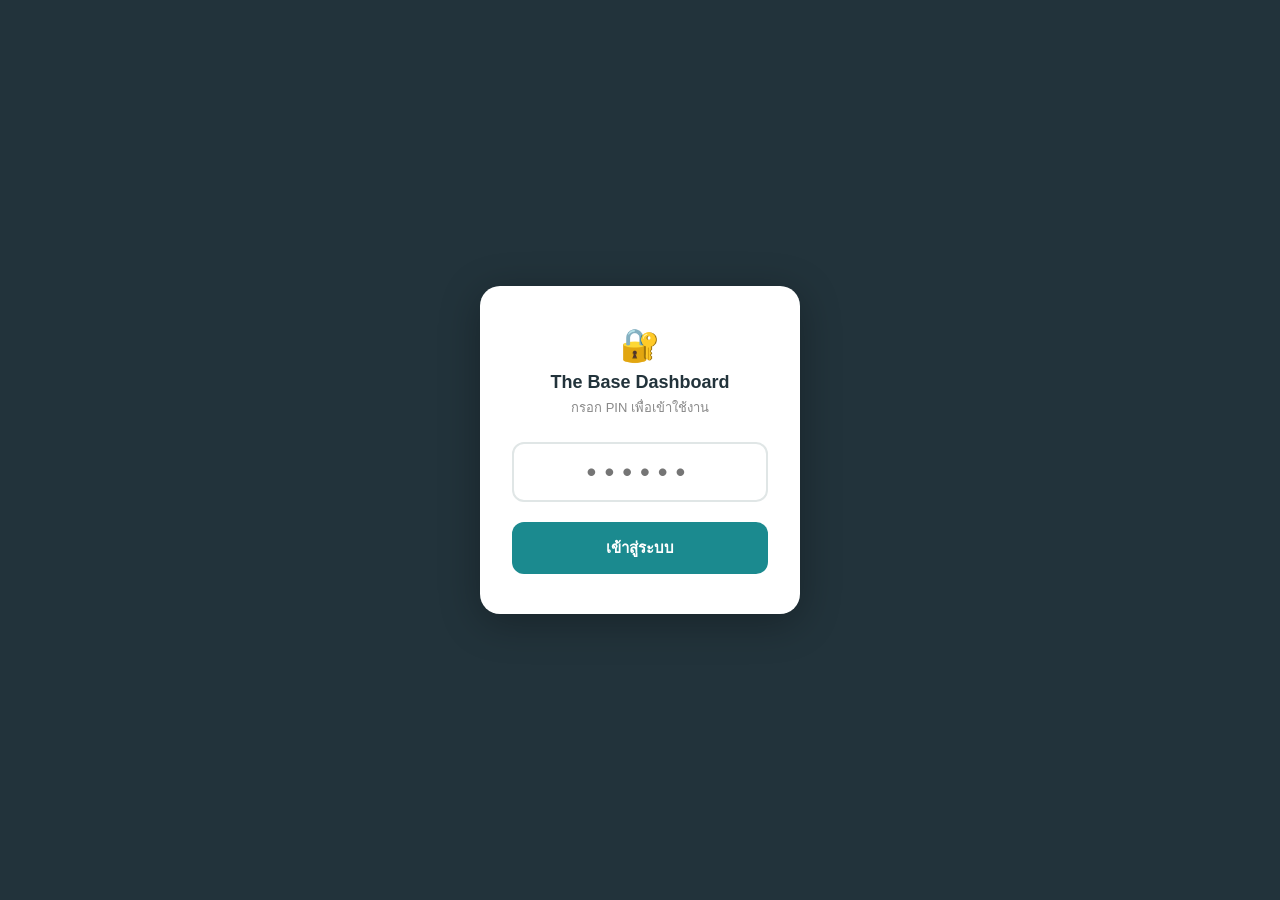
<file: dashboard.html>
<!DOCTYPE html>
<html lang="th">
<head>
<meta charset="UTF-8">
<meta name="viewport" content="width=device-width, initial-scale=1.0">
<title>Dashboard — The Base Hua Hin Apartment</title>
<link rel="icon" href="/favicon.png" type="image/png">
<script>
const API_BASE = "https://REPLACE-ME.workers.dev";

(function(){
  if (!sessionStorage.getItem("dash_token")) {
    document.addEventListener("DOMContentLoaded", function() {
      document.body.style.display = "none";
      var overlay = document.createElement("div");
      overlay.id = "pin-overlay";
      overlay.innerHTML = `
        <div style="position:fixed;inset:0;background:#22333B;display:flex;align-items:center;justify-content:center;z-index:9999;">
          <div style="background:#fff;border-radius:20px;padding:40px 32px;width:320px;text-align:center;box-shadow:0 8px 40px rgba(0,0,0,0.3);">
            <div style="font-size:32px;margin-bottom:8px;">🔐</div>
            <h2 style="font-size:18px;font-weight:800;color:#22333B;margin-bottom:4px;">The Base Dashboard</h2>
            <p style="font-size:13px;color:#888;margin-bottom:24px;">กรอก PIN เพื่อเข้าใช้งาน</p>
            <input id="pin-input" type="password" inputmode="numeric" maxlength="6"
              style="width:100%;text-align:center;font-size:28px;letter-spacing:8px;border:2px solid #e0e6e6;border-radius:12px;padding:12px;outline:none;color:#22333B;"
              placeholder="••••••">
            <p id="pin-error" style="color:#c0392b;font-size:13px;margin-top:12px;display:none;">PIN ไม่ถูกต้อง ลองใหม่อีกครั้ง</p>
            <button onclick="checkPin()" style="margin-top:20px;width:100%;background:#1b8a8f;color:#fff;border:none;border-radius:12px;padding:14px;font-size:15px;font-weight:700;cursor:pointer;">เข้าสู่ระบบ</button>
          </div>
        </div>`;
      document.body.appendChild(overlay);
      document.body.style.display = "";
      setTimeout(() => document.getElementById("pin-input").focus(), 100);
      document.getElementById("pin-input").addEventListener("keydown", function(e) {
        if (e.key === "Enter") checkPin();
      });
    });
  }
  window.checkPin = async function() {
    var input = document.getElementById("pin-input");
    var errorEl = document.getElementById("pin-error");
    errorEl.style.display = "none";
    try {
      const res = await fetch(API_BASE + "/api/admin/login", {
        method: "POST",
        headers: { "Content-Type": "application/json" },
        body: JSON.stringify({ pin: input.value }),
      });
      const data = await res.json();
      if (data.success && data.token) {
        sessionStorage.setItem("dash_token", data.token);
        document.getElementById("pin-overlay").remove();
        init();
      } else {
        errorEl.style.display = "";
        input.value = ""; input.focus();
      }
    } catch (e) {
      errorEl.textContent = "เชื่อมต่อไม่สำเร็จ ลองใหม่อีกครั้ง";
      errorEl.style.display = "";
    }
  };
})();
</script>
<style>
  :root {
    --ink: #22333B;
    --ink-2: #3d4f57;
    --teal: #1b8a8f;
    --coral: #e8836f;
    --cream: #F4FBFB;
    --cream-2: #E6F2F2;
  }
  * { box-sizing: border-box; margin: 0; padding: 0; }
  body { font-family: 'Helvetica Neue', Arial, sans-serif; background: var(--cream); color: var(--ink); min-height: 100vh; }

  header {
    background: var(--ink);
    color: #fff;
    padding: 16px 28px;
    display: flex;
    align-items: center;
    gap: 12px;
    position: sticky;
    top: 0;
    z-index: 10;
  }
  header h1 { font-size: 17px; font-weight: 800; }
  .header-right { margin-left: auto; display: flex; align-items: center; gap: 14px; }
  #lastUpdated { font-size: 12px; opacity: 0.5; }
  .refresh-btn {
    background: rgba(255,255,255,0.12);
    border: none;
    color: #fff;
    border-radius: 8px;
    padding: 6px 14px;
    font-size: 12px;
    font-weight: 700;
    cursor: pointer;
    transition: background .15s;
  }
  .refresh-btn:hover { background: rgba(255,255,255,0.22); }

  .container { max-width: 1100px; margin: 0 auto; padding: 28px 20px 60px; }

  .search-bar { margin-bottom: 20px; }
  .search-bar input {
    width: 100%; padding: 13px 18px; border-radius: 14px;
    border: 1.5px solid var(--cream-2); font-family: inherit;
    font-size: 14px; color: var(--ink); background: #fff;
    box-shadow: 0 2px 12px rgba(34,51,59,0.07); outline: none; transition: border-color .2s;
  }
  .search-bar input:focus { border-color: var(--teal); }

  .compare-row {
    display: grid; grid-template-columns: 1fr auto; gap: 12px; align-items: center;
    padding: 12px 0; border-bottom: 1px solid var(--cream-2);
  }
  .compare-row:last-child { border-bottom: none; }
  .compare-label { font-size: 13px; font-weight: 700; color: var(--ink); }
  .compare-values { font-size: 12px; color: var(--ink-2); opacity: .6; margin-top: 2px; }
  .compare-delta { font-weight: 800; padding: 5px 12px; border-radius: 999px; font-size: 12px; white-space: nowrap; }
  .compare-delta.up { background: #d4edda; color: #155724; }
  .compare-delta.down { background: #f8d7da; color: #842029; }
  .compare-delta.flat { background: var(--cream-2); color: var(--ink); }

  .stats {
    display: grid;
    grid-template-columns: repeat(auto-fit, minmax(200px, 1fr));
    gap: 16px;
    margin-bottom: 24px;
  }
  .stat-card {
    background: #fff;
    border-radius: 16px;
    padding: 22px 24px;
    box-shadow: 0 2px 12px rgba(34,51,59,0.07);
    cursor: pointer; transition: box-shadow .15s, transform .15s;
  }
  .stat-card:hover { box-shadow: 0 4px 20px rgba(34,51,59,0.14); transform: translateY(-2px); }
  .stat-label {
    font-size: 11px;
    font-weight: 700;
    text-transform: uppercase;
    letter-spacing: 0.08em;
    color: var(--ink-2);
    opacity: 0.6;
    margin-bottom: 8px;
  }
  .stat-value {
    font-size: 32px;
    font-weight: 900;
    color: var(--ink);
    line-height: 1;
  }
  .stat-unit { font-size: 13px; font-weight: 400; opacity: 0.45; margin-top: 4px; }
  .stat-card.highlight { background: var(--ink); }
  .stat-card.highlight .stat-label { color: #fff; }
  .stat-card.highlight .stat-value { color: #fff; }
  .stat-card.highlight .stat-unit { color: rgba(255,255,255,0.5); }

  .card {
    background: #fff;
    border-radius: 16px;
    padding: 22px 24px;
    box-shadow: 0 2px 12px rgba(34,51,59,0.07);
  }
  .card h3 {
    font-size: 14px;
    font-weight: 700;
    margin-bottom: 18px;
    color: var(--ink);
  }

  .section-header {
    display: flex;
    align-items: center;
    justify-content: space-between;
    margin-bottom: 18px;
  }
  .section-header h3 { font-size: 14px; font-weight: 700; }
  .count-badge {
    background: var(--teal);
    color: #fff;
    border-radius: 999px;
    padding: 2px 12px;
    font-size: 12px;
    font-weight: 700;
  }

  .res-row {
    border-bottom: 1px solid var(--cream-2);
    padding: 14px 0;
    display: grid;
    grid-template-columns: 1fr auto;
    gap: 8px 16px;
    align-items: start;
  }
  .res-row:last-child { border-bottom: none; }
  .res-name { font-weight: 700; font-size: 14px; }
  .res-meta { font-size: 12px; color: var(--ink-2); opacity: 0.65; margin-top: 3px; }
  .res-room { font-size: 13px; color: var(--ink); margin-top: 5px; }
  .res-note { font-size: 12px; color: #888; margin-top: 3px; }
  .res-date {
    font-size: 15px;
    font-weight: 800;
    color: var(--ink);
    white-space: nowrap;
    text-align: right;
  }

  .status-badge {
    display: inline-block;
    margin-top: 8px;
    padding: 4px 12px;
    border-radius: 999px;
    font-size: 12px;
    font-weight: 700;
    cursor: pointer;
    border: none;
    transition: opacity .15s, transform .1s;
    user-select: none;
  }
  .status-badge:hover { opacity: 0.75; transform: scale(1.04); }
  .status-badge:active { transform: scale(0.97); }
  .status-ใหม่       { background: #fff3cd; color: #856404; }
  .status-ติดต่อแล้ว   { background: #cce5ff; color: #004085; }
  .status-ยืนยันจอง    { background: #d4edda; color: #155724; }
  .status-ยกเลิก      { background: #f8d7da; color: #842029; }
  .res-row.cancelled .res-name,
  .res-row.cancelled .res-room { opacity: 0.4; }

  .empty {
    text-align: center;
    color: var(--ink-2);
    opacity: 0.4;
    padding: 32px 0;
    font-size: 14px;
  }

  .loading-state {
    text-align: center;
    padding: 80px 0;
    color: var(--ink-2);
    opacity: 0.4;
    font-size: 15px;
  }
  .error-state {
    background: #fff0f0;
    border-radius: 16px;
    padding: 28px;
    text-align: center;
    color: #c0392b;
    font-size: 14px;
    margin-top: 20px;
  }

  .modal-overlay {
    display: none;
    position: fixed; inset: 0;
    background: rgba(34,51,59,0.45);
    z-index: 100;
    align-items: center;
    justify-content: center;
    padding: 20px;
  }
  .modal-overlay.open { display: flex; }
  .modal {
    background: #fff;
    border-radius: 20px;
    padding: 28px;
    width: 100%;
    max-width: 640px;
    max-height: 80vh;
    overflow-y: auto;
    box-shadow: 0 8px 40px rgba(34,51,59,0.18);
    position: relative;
  }
  .modal h3 { font-size: 16px; font-weight: 800; margin-bottom: 18px; }
  .modal-close {
    position: absolute;
    top: 18px; right: 20px;
    background: var(--cream-2);
    border: none;
    border-radius: 50%;
    width: 32px; height: 32px;
    font-size: 16px;
    cursor: pointer;
    display: flex; align-items: center; justify-content: center;
    font-weight: 700;
  }

  @media (max-width: 680px) {
    .stats { grid-template-columns: repeat(2, 1fr); }
  }
  @media (max-width: 400px) {
    .stats { grid-template-columns: 1fr; }
  }
</style>
</head>
<body>

<header>
  <h1>🏠 The Base Hua Hin — คำขอจอง</h1>
  <div class="header-right">
    <span id="lastUpdated">กำลังโหลด...</span>
    <button class="refresh-btn" onclick="init()">🔄 รีเฟรช</button>
  </div>
</header>

<div class="modal-overlay" id="modalOverlay" onclick="closeModal(event)">
  <div class="modal" id="modal">
    <button class="modal-close" onclick="closeModal()">✕</button>
    <h3 id="modalTitle"></h3>
    <div id="modalBody"></div>
  </div>
</div>

<div class="container">
  <div class="search-bar">
    <input type="text" id="searchInput" oninput="onSearchInput(this.value)" placeholder="ค้นหาชื่อลูกค้า หรือเบอร์โทร...">
  </div>
  <div id="content"><div class="loading-state">กำลังโหลดข้อมูล...</div></div>
</div>

<script>
let allReservations = [];

let searchQuery = "";
function onSearchInput(val) {
  searchQuery = val.trim().toLowerCase();
  render(allReservations);
}
function matchesSearch(r) {
  if (!searchQuery) return true;
  return (r.name || "").toLowerCase().includes(searchQuery) || (r.phone || "").toString().includes(searchQuery);
}

const STATUS_CYCLE = ["ใหม่", "ติดต่อแล้ว", "ยืนยันจอง", "ยกเลิก"];

function floorOf(roomid) {
  const id = String(roomid || "").toLowerCase();
  if (id.includes("567")) return "5-7";
  if (id.includes("234")) return "2-4";
  return "-";
}

function parseTimestamp(str) {
  if (!str || str === "-") return null;
  const d = new Date(str);
  if (!isNaN(d)) {
    if (d.getFullYear() > 2500) {
      return new Date(d.getFullYear() - 543, d.getMonth(), d.getDate(), d.getHours(), d.getMinutes(), d.getSeconds());
    }
    return d;
  }
  const m = String(str).match(/^(\d{1,2})\/(\d{1,2})\/(\d{4})[,\s]+(\d{1,2}):(\d{2})(?::(\d{2}))?/);
  if (m) {
    const year = parseInt(m[3]) > 2500 ? parseInt(m[3]) - 543 : parseInt(m[3]);
    return new Date(year, parseInt(m[2]) - 1, parseInt(m[1]), parseInt(m[4]), parseInt(m[5]), parseInt(m[6] || 0));
  }
  return null;
}

function todayISO() {
  return new Date().toISOString().slice(0, 10);
}

function isThisMonth(r) {
  const ts = parseTimestamp(r.timestamp);
  if (!ts) return false;
  const now = new Date();
  return ts.getFullYear() === now.getFullYear() && ts.getMonth() === now.getMonth();
}

function isUpcomingMoveIn(r) {
  if (!r.moveindate || r.status === "ยกเลิก") return false;
  const today = todayISO();
  const in30 = new Date(); in30.setDate(in30.getDate() + 30);
  const in30ISO = in30.toISOString().slice(0, 10);
  const d = String(r.moveindate).slice(0, 10);
  return d >= today && d <= in30ISO;
}

function sumInRange(reservations, fromMs, toMs) {
  return reservations.reduce((acc, r) => {
    const ts = parseTimestamp(r.timestamp);
    if (!ts) return acc;
    const t = ts.getTime();
    if (t >= fromMs && t < toMs) acc.count++;
    return acc;
  }, { count: 0 });
}

function renderComparisonHTML(reservations) {
  const now = Date.now();
  const DAY = 86400000;
  const startOfToday = new Date(); startOfToday.setHours(0, 0, 0, 0);
  const todayMs = startOfToday.getTime();

  const periods = [
    { label: "วันนี้ vs เมื่อวาน (ถึงตอนนี้)", cur: sumInRange(reservations, todayMs, now), prev: sumInRange(reservations, todayMs - DAY, todayMs) },
    { label: "7 วันล่าสุด vs 7 วันก่อนหน้า", cur: sumInRange(reservations, now - 7 * DAY, now), prev: sumInRange(reservations, now - 14 * DAY, now - 7 * DAY) },
    { label: "30 วันล่าสุด vs 30 วันก่อนหน้า", cur: sumInRange(reservations, now - 30 * DAY, now), prev: sumInRange(reservations, now - 60 * DAY, now - 30 * DAY) },
  ];

  return periods.map(p => {
    let pct, cls;
    if (p.prev.count > 0) {
      pct = (p.cur.count - p.prev.count) / p.prev.count * 100;
      cls = pct > 0.5 ? "up" : pct < -0.5 ? "down" : "flat";
    } else {
      pct = p.cur.count > 0 ? 100 : 0;
      cls = p.cur.count > 0 ? "up" : "flat";
    }
    const arrow = cls === "up" ? "↑" : cls === "down" ? "↓" : "→";
    return `
    <div class="compare-row">
      <div>
        <div class="compare-label">${p.label}</div>
        <div class="compare-values">${p.cur.count} คำขอ เทียบกับ ${p.prev.count} คำขอ</div>
      </div>
      <div class="compare-delta ${cls}">${arrow} ${Math.abs(pct).toFixed(0)}%</div>
    </div>`;
  }).join("");
}

function resRowHTML(r) {
  const status = r.status || "ใหม่";
  const row = String(r.row || "");
  return `
    <div class="res-row${status === 'ยกเลิก' ? ' cancelled' : ''}">
      <div>
        <div class="res-name">${r.name || "-"}</div>
        <div class="res-meta">📞 ${r.phone || "-"}${r.email ? " &nbsp;·&nbsp; ✉️ " + r.email : ""}</div>
        <div class="res-room">🛏 ${r.roomname || r.roomid || "-"} &nbsp;·&nbsp; ⏱ ${r.duration === "12+" ? "มากกว่า 12 เดือน" : (r.duration || "-") + " เดือน"}</div>
        ${r.note ? `<div class="res-note">📝 ${r.note}</div>` : ""}
        <button class="status-badge status-${status}" onclick="updateStatus(this,'${row}')">${status}</button>
      </div>
      <div class="res-date">${r.moveindate || "-"}</div>
    </div>`;
}

async function updateStatus(btn, row) {
  const current = btn.textContent.trim();
  const next = STATUS_CYCLE[(STATUS_CYCLE.indexOf(current) + 1) % STATUS_CYCLE.length];
  btn.textContent = next;
  btn.className = `status-badge status-${next}`;
  const resRow = btn.closest(".res-row");
  if (resRow) resRow.classList.toggle("cancelled", next === "ยกเลิก");
  if (!row) return;
  try {
    const token = sessionStorage.getItem("dash_token");
    await fetch(API_BASE + "/api/admin/update-status", {
      method: "POST",
      headers: { "Content-Type": "application/json", Authorization: `Bearer ${token}` },
      body: JSON.stringify({ row: Number(row), status: next }),
    });
  } catch(e) { console.log("Status update failed:", e); }
}

function openModal(type) {
  const overlay = document.getElementById("modalOverlay");
  const title = document.getElementById("modalTitle");
  const body = document.getElementById("modalBody");

  if (type === "all") {
    title.textContent = "📋 คำขอจองทั้งหมด";
    body.innerHTML = allReservations.length === 0
      ? '<div class="empty">ยังไม่มีคำขอจอง</div>'
      : allReservations.slice().reverse().map(r => resRowHTML(r)).join("");
  } else if (type === "month") {
    title.textContent = "🆕 คำขอใหม่เดือนนี้";
    const list = allReservations.filter(isThisMonth);
    body.innerHTML = list.length === 0
      ? '<div class="empty">ยังไม่มีคำขอในเดือนนี้</div>'
      : list.slice().reverse().map(r => resRowHTML(r)).join("");
  } else if (type === "floors") {
    title.textContent = "🏢 สัดส่วนห้อง ชั้น 2-4 vs ชั้น 5-7";
    const f234 = allReservations.filter(r => floorOf(r.roomid) === "2-4");
    const f567 = allReservations.filter(r => floorOf(r.roomid) === "5-7");
    body.innerHTML = `
      <div class="res-row"><div class="res-name">ชั้น 2-4</div><div class="res-date">${f234.length} คำขอ</div></div>
      <div class="res-row"><div class="res-name">ชั้น 5-7</div><div class="res-date">${f567.length} คำขอ</div></div>
    `;
  } else if (type === "upcoming") {
    title.textContent = "📅 เข้าพักใน 30 วันข้างหน้า";
    const list = allReservations.filter(isUpcomingMoveIn).sort((a,b) => String(a.moveindate).localeCompare(String(b.moveindate)));
    body.innerHTML = list.length === 0
      ? '<div class="empty">ไม่มีรายการเข้าพักในช่วงนี้</div>'
      : list.map(r => resRowHTML(r)).join("");
  }

  overlay.classList.add("open");
}

function closeModal(e) {
  if (e && e.target !== document.getElementById("modalOverlay") && e.target !== document.querySelector(".modal-close")) return;
  document.getElementById("modalOverlay").classList.remove("open");
}

document.addEventListener("keydown", e => { if (e.key === "Escape") document.getElementById("modalOverlay").classList.remove("open"); });

async function loadData() {
  const token = sessionStorage.getItem("dash_token");
  const res = await fetch(API_BASE + "/api/admin/reservations", {
    headers: { Authorization: `Bearer ${token}` },
  });
  if (res.status === 401) {
    sessionStorage.removeItem("dash_token");
    location.reload();
    throw new Error("Unauthorized");
  }
  const list = await res.json();
  return (Array.isArray(list) ? list : []).map(r => {
    const normalized = {};
    Object.keys(r).forEach(k => normalized[k.toLowerCase()] = r[k]);
    return normalized;
  });
}

function render(reservations) {
  allReservations = reservations;

  const total = reservations.length;
  const newThisMonth = reservations.filter(isThisMonth).length;
  const f234 = reservations.filter(r => floorOf(r.roomid) === "2-4").length;
  const f567 = reservations.filter(r => floorOf(r.roomid) === "5-7").length;
  const upcoming = reservations.filter(isUpcomingMoveIn);

  const filteredAll = reservations.filter(matchesSearch);
  const filteredUpcoming = upcoming.filter(matchesSearch).sort((a,b) => String(a.moveindate).localeCompare(String(b.moveindate)));

  document.getElementById("content").innerHTML = `
    <div class="stats">
      <div class="stat-card highlight" onclick="openModal('all')">
        <div class="stat-label">คำขอจองทั้งหมด ↗</div>
        <div class="stat-value">${total.toLocaleString()}</div>
        <div class="stat-unit">รายการ</div>
      </div>
      <div class="stat-card" onclick="openModal('month')">
        <div class="stat-label">คำขอใหม่เดือนนี้ ↗</div>
        <div class="stat-value">${newThisMonth.toLocaleString()}</div>
        <div class="stat-unit">รายการ</div>
      </div>
      <div class="stat-card" onclick="openModal('floors')">
        <div class="stat-label">ชั้น 2-4 : ชั้น 5-7 ↗</div>
        <div class="stat-value">${f234} : ${f567}</div>
        <div class="stat-unit">สัดส่วนคำขอ</div>
      </div>
      <div class="stat-card" onclick="openModal('upcoming')">
        <div class="stat-label">เข้าพักใน 30 วันข้างหน้า ↗</div>
        <div class="stat-value">${upcoming.length.toLocaleString()}</div>
        <div class="stat-unit">รายการ</div>
      </div>
    </div>

    <div class="card">
      <div class="section-header">
        <h3>📅 เข้าพักใน 30 วันข้างหน้า</h3>
        <span class="count-badge">${filteredUpcoming.length} รายการ</span>
      </div>
      ${filteredUpcoming.length === 0
        ? '<div class="empty">ไม่มีรายการเข้าพักในช่วงนี้</div>'
        : filteredUpcoming.map(r => resRowHTML(r)).join("")
      }
    </div>

    <div class="card" style="margin-top:20px;">
      <div class="section-header">
        <h3>📋 คำขอจองล่าสุด</h3>
        <span class="count-badge">${filteredAll.length} รายการ</span>
      </div>
      ${filteredAll.length === 0
        ? '<div class="empty">ยังไม่มีคำขอจอง</div>'
        : filteredAll.slice().reverse().slice(0, 20).map(r => resRowHTML(r)).join("")
      }
    </div>

    <div class="card" style="margin-top:20px;">
      <h3>📊 เทียบกับช่วงก่อนหน้า</h3>
      ${renderComparisonHTML(reservations)}
    </div>
  `;

  const now = new Date().toLocaleTimeString("th-TH", { hour: "2-digit", minute: "2-digit" });
  document.getElementById("lastUpdated").textContent = `อัพเดต ${now} น.`;
}

let refreshTimer;
async function init() {
  clearTimeout(refreshTimer);
  document.getElementById("lastUpdated").textContent = "กำลังโหลด...";
  try {
    const reservations = await loadData();
    render(reservations);
    refreshTimer = setTimeout(init, 5 * 60 * 1000);
  } catch(e) {
    document.getElementById("content").innerHTML = `
      <div class="error-state">
        โหลดข้อมูลไม่ได้ — ตรวจสอบว่า Apps Script deploy ถูกต้องและตั้งสิทธิ์เป็น <b>"ทุกคน"</b><br><br>
        <button onclick="init()" style="margin-top:12px;padding:8px 20px;border-radius:8px;border:none;background:#c0392b;color:#fff;cursor:pointer;font-weight:700;">ลองใหม่</button>
      </div>`;
  }
}

if (sessionStorage.getItem("dash_token")) init();
</script>
</body>
</html>
</file>
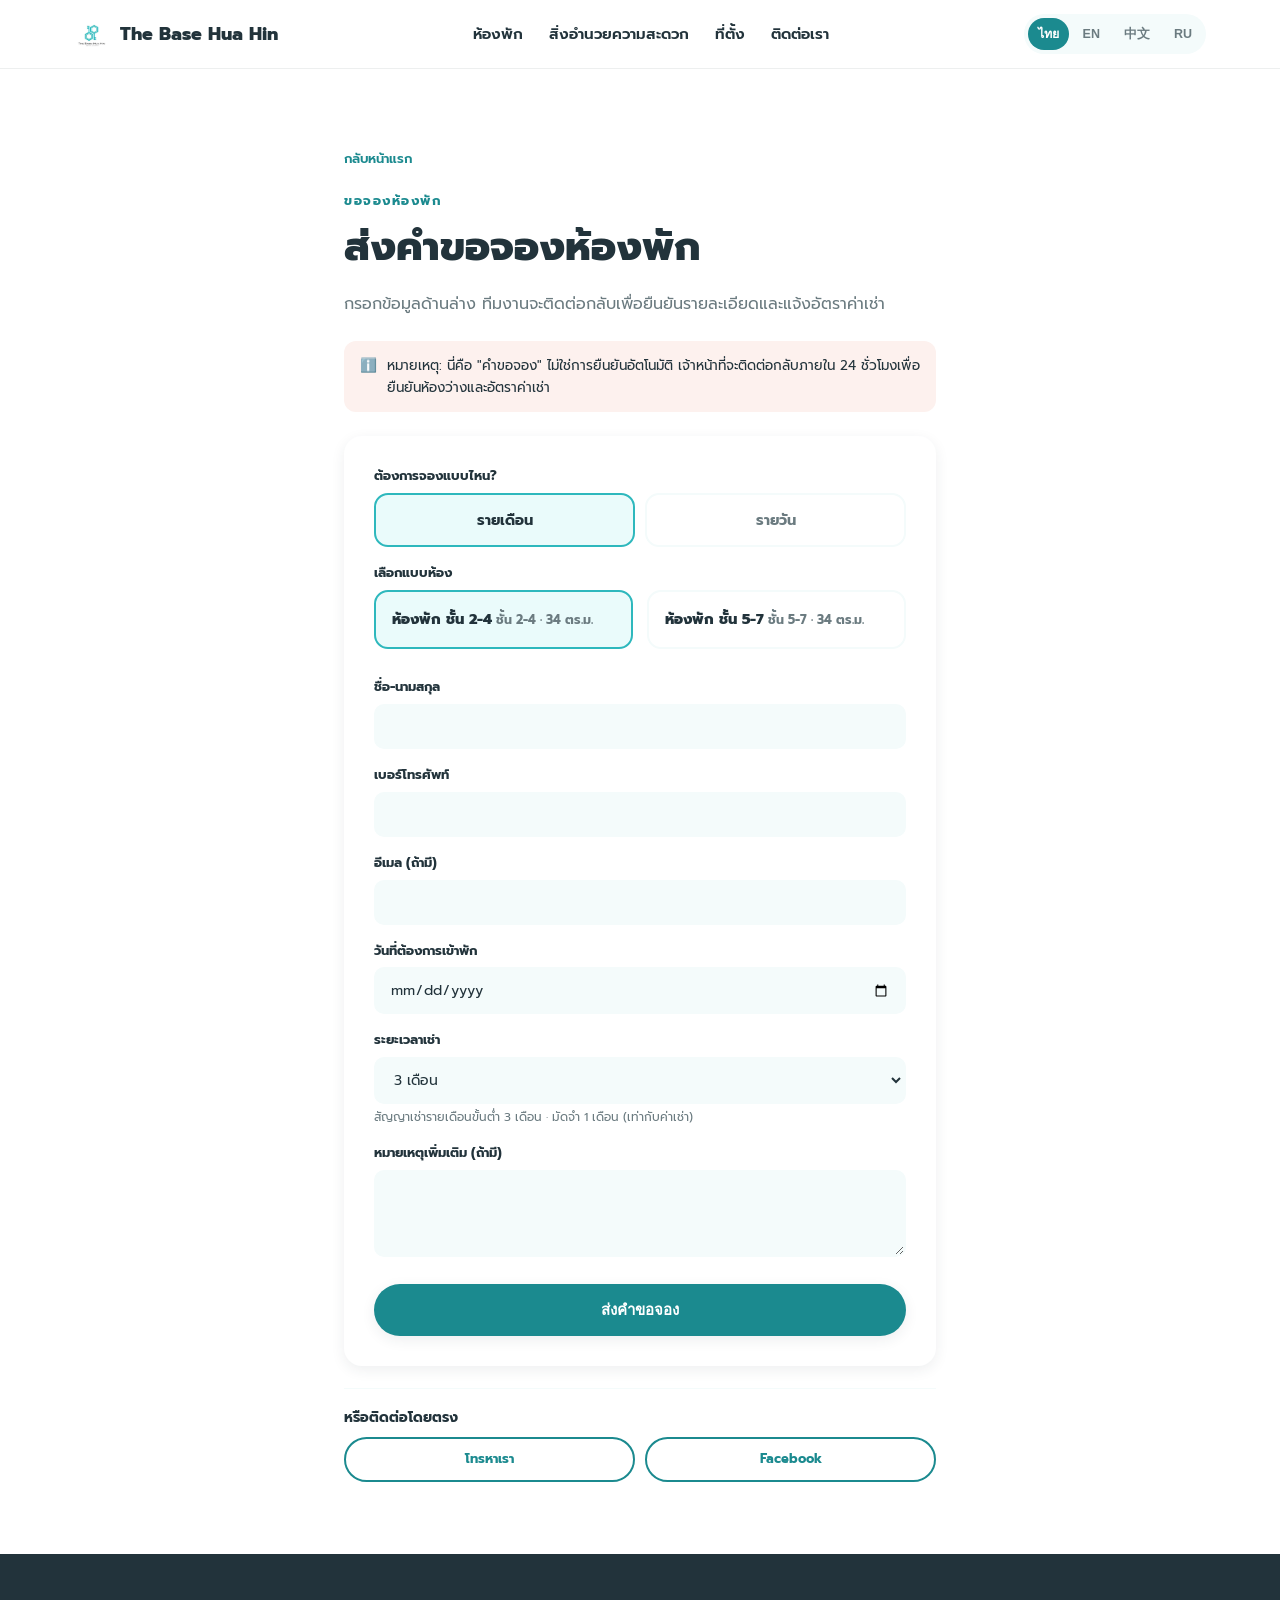
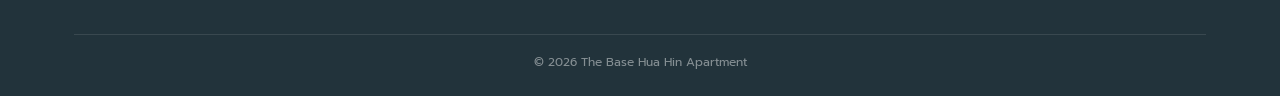
<file: reserve.html>
<!DOCTYPE html>
<html lang="th">
<head>
<meta charset="UTF-8">
<meta name="viewport" content="width=device-width, initial-scale=1.0">
<title>ส่งคำขอจองห้องพัก | The Base Hua Hin Apartment</title>
<meta name="description" content="ส่งคำขอจองห้องพัก The Base Hua Hin Apartment อพาร์ทเมนท์ให้เช่ารายเดือน หัวหิน">
<link rel="canonical" href="https://thebasehuahin.com/reserve.html">
<meta name="robots" content="noindex">
<link rel="icon" href="/favicon.png" type="image/png">
<link rel="preconnect" href="https://fonts.googleapis.com">
<link rel="preconnect" href="https://fonts.gstatic.com" crossorigin>
<link rel="stylesheet" href="https://fonts.googleapis.com/css2?family=Prompt:wght@300;400;500;600;700;800;900&family=Inter:wght@300;400;500;600;700;800;900&display=swap">
<link rel="stylesheet" href="css/style.css">
</head>
<body>

<header class="site-header">
  <div class="header-inner">
    <a class="brand" href="/">
      <img src="Images/thebase_logo.webp" alt="The Base Hua Hin Apartment logo" width="374" height="380">
      <span>The Base Hua Hin</span>
    </a>
    <nav class="main-nav">
      <a href="/#rooms" data-i18n="nav_rooms">ห้องพัก</a>
      <a href="/#amenities" data-i18n="nav_amenities">สิ่งอำนวยความสะดวก</a>
      <a href="/#location" data-i18n="nav_location">ที่ตั้ง</a>
      <a href="/#contact" data-i18n="nav_contact">ติดต่อเรา</a>
    </nav>
    <div class="lang-switch"></div>
  </div>
</header>

<section style="padding-top:44px;">
  <div class="container reserve-layout">
    <div class="breadcrumb"><a href="/" data-i18n="back_home">กลับหน้าแรก</a></div>
    <span class="eyebrow" data-i18n="reserve_eyebrow">ขอจองห้องพัก</span>
    <h1 class="section-title" data-i18n="reserve_title">ส่งคำขอจองห้องพัก</h1>
    <p class="section-sub" data-i18n="reserve_sub" style="margin-bottom:24px;">กรอกข้อมูลด้านล่าง ทีมงานจะติดต่อกลับเพื่อยืนยันรายละเอียดและแจ้งอัตราค่าเช่า</p>

    <div class="reserve-note-box">
      <span>ℹ️</span>
      <span data-i18n="reserve_note_box">หมายเหตุ: นี่คือ "คำขอจอง" ไม่ใช่การยืนยันอัตโนมัติ เจ้าหน้าที่จะติดต่อกลับภายใน 24 ชั่วโมงเพื่อยืนยันห้องว่างและอัตราค่าเช่า</span>
    </div>

    <div id="reserve-form-wrap">
      <form class="reserve-form" id="reserveForm">
        <div class="field">
          <label data-i18n="reserve_type_label">ต้องการจองแบบไหน?</label>
          <div class="reserve-type-toggle" id="reserve-type-toggle">
            <button type="button" class="rt-option" data-type="monthly" onclick="setReserveType('monthly')">
              <span data-i18n="reserve_type_monthly">รายเดือน</span>
            </button>
            <button type="button" class="rt-option" data-type="daily" onclick="setReserveType('daily')">
              <span data-i18n="reserve_type_daily">รายวัน</span>
            </button>
          </div>
          <p class="reserve-hint" id="reserve-type-hint"></p>
        </div>

        <div class="field">
          <label data-i18n="reserve_room_label">เลือกแบบห้อง</label>
          <div class="room-choice" id="room-choice"></div>
        </div>

        <div class="field">
          <label data-i18n="reserve_name">ชื่อ-นามสกุล</label>
          <input type="text" id="f-name" required>
        </div>

        <div class="field">
          <label data-i18n="reserve_phone">เบอร์โทรศัพท์</label>
          <input type="tel" id="f-phone" required>
        </div>

        <div class="field">
          <label data-i18n="reserve_email">อีเมล (ถ้ามี)</label>
          <input type="email" id="f-email">
        </div>

        <div id="monthly-fields">
          <div class="field">
            <label data-i18n="reserve_movein">วันที่ต้องการเข้าพัก</label>
            <input type="date" id="f-movein">
          </div>

          <div class="field">
            <label data-i18n="reserve_duration">ระยะเวลาเช่า</label>
            <select id="f-duration">
              <option value="3" data-i18n="reserve_dur_3">3 เดือน</option>
              <option value="6" data-i18n="reserve_dur_6">6 เดือน</option>
              <option value="12" data-i18n="reserve_dur_12">12 เดือน</option>
              <option value="12+" data-i18n="reserve_dur_more">มากกว่า 12 เดือน</option>
            </select>
            <p class="reserve-hint" data-i18n="reserve_duration_hint">สัญญาเช่ารายเดือนขั้นต่ำ 3 เดือน · มัดจำ 1 เดือน (เท่ากับค่าเช่า)</p>
          </div>
        </div>

        <div id="daily-fields" style="display:none;">
          <div class="grid-2">
            <div class="field">
              <label data-i18n="reserve_checkin">วันเช็คอิน</label>
              <input type="date" id="f-checkin" onchange="updateCheckoutMin()">
            </div>
            <div class="field">
              <label data-i18n="reserve_checkout">วันเช็คเอาท์</label>
              <input type="date" id="f-checkout">
            </div>
          </div>
        </div>

        <div class="field">
          <label data-i18n="reserve_note">หมายเหตุเพิ่มเติม (ถ้ามี)</label>
          <textarea id="f-note" rows="3"></textarea>
        </div>

        <div id="form-error" style="color:#c0392b;font-size:13px;margin-bottom:10px;display:none;"></div>

        <div class="reserve-actions">
          <button type="submit" class="btn btn-primary" id="submit-btn" data-i18n="reserve_submit_btn">ส่งคำขอจอง</button>
        </div>
      </form>

      <div class="reserve-alt-contact">
        <div style="font-weight:700;font-size:14px;color:var(--ink);margin-bottom:2px;" data-i18n="reserve_alt_title">หรือติดต่อโดยตรง</div>
        <div class="reserve-actions">
          <a class="btn btn-outline btn-sm" href="tel:+66633497200" data-i18n="reserve_alt_call">โทรหาเรา</a>
          <a class="btn btn-outline btn-sm" target="_blank" rel="noopener" href="https://www.facebook.com/p/The-Base-Hua-Hin-Apartment-100047218616189/" data-i18n="reserve_alt_fb">Facebook</a>
        </div>
      </div>
    </div>

    <div id="reserve-success" class="reserve-form success-card" style="display:none;">
      <div class="success-icon">🎉</div>
      <h3 data-i18n="reserve_success_title">ส่งคำขอจองสำเร็จ! 🎉</h3>
      <p data-i18n="reserve_success_msg">ทีมงาน The Base Hua Hin Apartment ได้รับคำขอจองของคุณแล้ว จะติดต่อกลับเพื่อยืนยันห้องว่างและอัตราค่าเช่าภายใน 24 ชั่วโมง</p>
      <div class="success-summary" id="success-summary"></div>
      <button class="btn btn-outline" onclick="location.reload()" data-i18n="reserve_new_btn">🔁 ส่งคำขออีกครั้ง</button>
    </div>
  </div>
</section>

<footer class="site-footer">
  <div class="container" style="text-align:center;">
    <div class="foot-bottom" data-i18n="footer_rights">© 2026 The Base Hua Hin Apartment</div>
  </div>
</footer>

<script src="js/rooms.js"></script>
<script src="js/i18n.js"></script>
<script>
const API_URL = "https://REPLACE-ME.workers.dev/api/reserve";

const params = new URLSearchParams(location.search);
let selectedRoom = params.get("room") || ROOMS[0].id;
let reserveType = params.get("type") === "daily" ? "daily" : "monthly";

// Hooked by js/i18n.js's applyI18n() so switching language also refreshes
// the type hint text (it's set via textContent, not a data-i18n attribute).
function renderReserveSummary(){
  setReserveType(reserveType);
}

function updateCheckoutMin(){
  const checkin = document.getElementById("f-checkin").value;
  if(!checkin) return;
  const d = new Date(checkin + "T00:00:00");
  d.setDate(d.getDate() + 1);
  const checkoutInput = document.getElementById("f-checkout");
  const minCheckout = d.toISOString().slice(0, 10);
  checkoutInput.min = minCheckout;
  if(checkoutInput.value && checkoutInput.value <= checkin) checkoutInput.value = minCheckout;
}

function setReserveType(type){
  reserveType = type;
  document.querySelectorAll(".rt-option").forEach(btn => {
    btn.classList.toggle("active", btn.getAttribute("data-type") === type);
  });
  document.getElementById("monthly-fields").style.display = type === "monthly" ? "" : "none";
  document.getElementById("daily-fields").style.display = type === "daily" ? "" : "none";
  document.getElementById("f-movein").required = type === "monthly";
  document.getElementById("f-checkin").required = type === "daily";
  document.getElementById("f-checkout").required = type === "daily";
  document.getElementById("reserve-type-hint").textContent = type === "daily" ? t("reserve_type_daily_hint") : "";
}

function renderRoomChoice(){
  const wrap = document.getElementById("room-choice");
  if(!wrap) return;
  wrap.innerHTML = ROOMS.map(r => `
    <label class="${r.id === selectedRoom ? 'active' : ''}">
      <input type="radio" name="room" value="${r.id}" ${r.id === selectedRoom ? 'checked' : ''} onchange="selectedRoom='${r.id}';renderRoomChoice();">
      <span class="rc-title">${r.name[currentLang] || r.name.th}</span>
      <span class="rc-sub">${t("room_floor_label")} ${r.floors} · ${r.sqm} ${t("room_sqm_label")}</span>
    </label>
  `).join("");
}

document.getElementById("reserveForm").addEventListener("submit", async function(e){
  e.preventDefault();
  const errBox = document.getElementById("form-error");
  errBox.style.display = "none";

  const name = document.getElementById("f-name").value.trim();
  const phone = document.getElementById("f-phone").value.trim();
  const email = document.getElementById("f-email").value.trim();
  const movein = document.getElementById("f-movein").value;
  const duration = document.getElementById("f-duration").value;
  const checkin = document.getElementById("f-checkin").value;
  const checkout = document.getElementById("f-checkout").value;
  const note = document.getElementById("f-note").value.trim();

  if(!selectedRoom){
    errBox.textContent = t("reserve_validation_room");
    errBox.style.display = "block";
    return;
  }
  if(!name || !phone){
    errBox.textContent = t("reserve_validation_info");
    errBox.style.display = "block";
    return;
  }
  if(reserveType === "monthly" && !movein){
    errBox.textContent = t("reserve_validation_date");
    errBox.style.display = "block";
    return;
  }
  if(reserveType === "daily" && (!checkin || !checkout || checkout <= checkin)){
    errBox.textContent = t("reserve_validation_checkinout");
    errBox.style.display = "block";
    return;
  }

  const submitBtn = document.getElementById("submit-btn");
  submitBtn.disabled = true;
  submitBtn.textContent = t("reserve_sending");

  const room = getRoom(selectedRoom);

  const payload = {
    type: reserveType,
    name, phone, email,
    roomId: selectedRoom,
    roomName: room.name.th,
    note,
  };
  if(reserveType === "monthly"){
    payload.moveInDate = movein;
    payload.duration = duration;
  }else{
    payload.checkInDate = checkin;
    payload.checkOutDate = checkout;
  }

  try{
    const res = await fetch(API_URL, {
      method: "POST",
      headers: { "Content-Type": "application/json" },
      body: JSON.stringify(payload)
    });
    const data = await res.json();
    if(!data.ok) throw new Error(data.error || "failed");

    document.getElementById("reserve-form-wrap").style.display = "none";
    document.getElementById("reserve-success").style.display = "block";
    const summaryRows = reserveType === "monthly" ? `
      <div class="sr"><span>${t("reserve_success_room")}</span><span>${room.name[currentLang] || room.name.th}</span></div>
      <div class="sr"><span>${t("reserve_success_movein")}</span><span>${formatDateHuman(movein)}</span></div>
      <div class="sr"><span>${t("reserve_success_duration")}</span><span>${duration === "12+" ? t("reserve_dur_more") : duration + " " + (currentLang === "th" ? "เดือน" : "mo")}</span></div>
    ` : `
      <div class="sr"><span>${t("reserve_success_room")}</span><span>${room.name[currentLang] || room.name.th}</span></div>
      <div class="sr"><span>${t("reserve_success_checkin")}</span><span>${formatDateHuman(checkin)}</span></div>
      <div class="sr"><span>${t("reserve_success_checkout")}</span><span>${formatDateHuman(checkout)}</span></div>
    `;
    document.getElementById("success-summary").innerHTML = summaryRows;
  }catch(err){
    errBox.textContent = t("reserve_err_fail");
    errBox.style.display = "block";
    submitBtn.disabled = false;
    submitBtn.textContent = t("reserve_submit_btn");
  }
});

setReserveType(reserveType);

renderRoomChoice();
</script>
</body>
</html>
</file>
<file: css/style.css>
/* ===== The Base Hua Hin Apartment ===== */
/* Google Fonts is loaded via <link> in the HTML <head> (with preconnect),
   not @import here — @import blocks this stylesheet from applying until
   the imported one finishes loading, adding an avoidable round-trip. */

:root{
  --teal:#2eb8bd;
  --teal-dark:#1b8a8f;
  --teal-light:#eafbfb;
  --coral:#e8836f;
  --coral-dark:#d96a54;
  --coral-light:#fdf1ee;
  --ink:#22333b;
  --muted:#6b7b80;
  --bg:#ffffff;
  --bg-2:#f4fbfb;
  --white:#ffffff;
  --radius:18px;
  --shadow:0 10px 30px rgba(34,51,59,.12);
  --shadow-sm:0 4px 14px rgba(34,51,59,.08);
}

*{box-sizing:border-box;}
html{scroll-behavior:smooth;}
body{
  margin:0;
  font-family:"Prompt","Inter","Noto Sans SC","Noto Sans",-apple-system,BlinkMacSystemFont,"Segoe UI",Roboto,sans-serif;
  color:var(--ink);
  background:var(--bg);
  line-height:1.6;
}
img{max-width:100%;display:block;}
a{text-decoration:none;color:inherit;}
ul{margin:0;padding:0;}
.container{max-width:1180px;margin:0 auto;padding:0 24px;}
section{padding:72px 0;}
h1,h2,h3,h4{margin:0 0 .5em;line-height:1.25;}
.eyebrow{
  display:inline-block;
  font-size:13px;
  letter-spacing:.12em;
  text-transform:uppercase;
  color:var(--teal-dark);
  font-weight:700;
  margin-bottom:10px;
}
.section-title{font-size:clamp(26px,3.6vw,40px);font-weight:800;color:var(--ink);}
.eyebrow-badge{
  font-size:16px;
  letter-spacing:.04em;
  text-transform:none;
  background:linear-gradient(135deg,rgba(46,184,189,0.14),rgba(232,131,111,0.14));
  color:var(--ink);
  padding:8px 20px;
  border-radius:999px;
  box-shadow:var(--shadow-sm);
}
.section-sub{color:var(--muted);max-width:680px;font-size:16px;}
.center{text-align:center;margin-left:auto;margin-right:auto;}

/* ===== Header ===== */
header.site-header{
  position:sticky;top:0;z-index:100;
  background:rgba(255,255,255,0.92);
  backdrop-filter:blur(10px);
  border-bottom:1px solid rgba(34,51,59,0.08);
}
.header-inner{
  display:flex;align-items:center;justify-content:space-between;
  padding:14px 24px;max-width:1180px;margin:0 auto;
}
.brand{display:flex;align-items:center;gap:10px;font-weight:800;font-size:18px;color:var(--ink);}
.brand img{width:36px;height:36px;border-radius:50%;object-fit:cover;background:#fff;}
nav.main-nav{display:flex;align-items:center;gap:26px;}
nav.main-nav a{font-weight:600;font-size:15px;color:var(--ink);}
nav.main-nav a:hover{color:var(--teal-dark);}
nav.main-nav a.btn-primary{color:#fff;}
nav.main-nav a.btn-primary:hover{color:#fff;}
.lang-switch{display:flex;gap:4px;background:var(--bg-2);border-radius:999px;padding:4px;flex-wrap:wrap;}
.lang-switch button{
  border:none;background:transparent;padding:6px 10px;border-radius:999px;
  font-size:12.5px;font-weight:700;cursor:pointer;color:var(--muted);
}
.lang-switch button.active{background:var(--teal-dark);color:#fff;}
.nav-toggle{display:none;background:none;border:none;font-size:24px;cursor:pointer;color:var(--ink);}

/* ===== Buttons ===== */
.btn{
  display:inline-flex;align-items:center;gap:8px;justify-content:center;
  padding:14px 28px;border-radius:999px;font-weight:700;font-size:15px;
  cursor:pointer;border:none;transition:transform .15s ease,box-shadow .15s ease;
}
.btn:hover{transform:translateY(-2px);}
.btn-primary{background:var(--teal-dark);color:#fff;box-shadow:var(--shadow-sm);}
.btn-primary:hover{box-shadow:var(--shadow);}
.btn-outline{background:transparent;border:2px solid var(--teal-dark);color:var(--teal-dark);}
.btn-coral{background:var(--coral);color:#fff;}
.btn-line{background:#06c755;color:#fff;}
.btn-sm{padding:10px 18px;font-size:13px;}

/* ===== Hero ===== */
.hero{
  position:relative;overflow:hidden;
  background:linear-gradient(135deg,var(--bg-2) 0%, var(--bg) 55%);
  padding:60px 0 40px;
}
.hero-inner{display:grid;grid-template-columns:1.05fr .95fr;gap:48px;align-items:center;}
.hero-badges{display:flex;flex-wrap:wrap;gap:10px;margin-bottom:18px;}
.badge-award{
  display:inline-flex;align-items:center;gap:8px;background:#fff;border-radius:999px;
  padding:8px 16px;font-size:13px;font-weight:700;box-shadow:var(--shadow-sm);color:var(--ink);
}
.hero h1{font-size:clamp(34px,5vw,54px);font-weight:900;color:var(--ink);}
.hero h1 em{font-style:normal;color:var(--teal-dark);}
.hero p.lead{font-size:18px;color:var(--muted);max-width:520px;margin-bottom:28px;}
.hero-cta{display:flex;gap:14px;flex-wrap:wrap;margin-bottom:36px;}
.stat-row{display:flex;gap:32px;flex-wrap:wrap;}
.stat-row .stat{min-width:90px;}
.stat .num{font-size:28px;font-weight:900;color:var(--ink);}
.stat .label{font-size:13px;color:var(--muted);}
.hero-img-wrap{position:relative;}
.hero-img-wrap img{border-radius:24px;box-shadow:var(--shadow);max-height:min(640px,70vh);width:auto;margin:0 auto;}

/* ===== Info strip ===== */
.info-strip{
  background:var(--ink);color:#fff;padding:14px 0;
  font-size:14px;font-weight:600;text-align:center;
}
.info-strip span{color:var(--coral);}

/* ===== Amenities / Features ===== */
.features-grid{display:grid;grid-template-columns:repeat(3,1fr);gap:22px;margin-top:40px;}
.feature-card{background:#fff;border-radius:var(--radius);padding:28px 22px;box-shadow:var(--shadow-sm);}
.feature-card .icon{font-size:30px;margin-bottom:14px;}
.feature-card h4{font-size:17px;color:var(--ink);}
.feature-card p{font-size:14px;color:var(--muted);margin:0;}

/* ===== Gallery strip ===== */
/* Bento-style mosaic: a large hero tile + a wide tile + regular tiles, so
   each photo keeps a size that suits its composition instead of every shot
   being forced into the same crop. */
.gallery-strip{display:grid;grid-template-columns:repeat(4,1fr);grid-auto-rows:170px;gap:16px;margin-top:36px;}
.gallery-strip img{border-radius:14px;width:100%;height:100%;object-fit:cover;box-shadow:var(--shadow-sm);}
.gallery-strip img:nth-child(1){grid-column:span 2;grid-row:span 2;}
.gallery-strip img:nth-child(6){grid-column:span 2;}

/* ===== Room cards ===== */
.room-grid{display:grid;grid-template-columns:repeat(2,1fr);gap:28px;margin-top:40px;}
.room-card{background:#fff;border-radius:var(--radius);overflow:hidden;box-shadow:var(--shadow-sm);transition:transform .2s ease,box-shadow .2s ease;}
.room-card:hover{transform:translateY(-6px);box-shadow:var(--shadow);}
.room-card .thumb{aspect-ratio:16/10;overflow:hidden;position:relative;}
.room-card .thumb img{width:100%;height:100%;object-fit:cover;}
.room-card .floor-badge{
  position:absolute;top:14px;left:14px;background:rgba(255,255,255,.92);
  border-radius:999px;padding:6px 14px;font-size:13px;font-weight:800;color:var(--ink);
  box-shadow:var(--shadow-sm);
}
.room-card .thumb-strip{display:flex;gap:6px;padding:8px 10px 0;background:#fff;}
.room-card .thumb-strip img{width:52px;height:38px;object-fit:cover;border-radius:8px;cursor:pointer;opacity:.7;transition:opacity .15s ease;}
.room-card .thumb-strip img:hover{opacity:1;}
.room-card .accent-bar{height:6px;width:100%;}
.room-card.accent-teal .accent-bar{background:var(--teal);}
.room-card.accent-coral .accent-bar{background:var(--coral);}
.room-card .rc-body{padding:22px 24px 26px;}
.room-card .rc-name{font-size:20px;font-weight:800;color:var(--ink);margin-bottom:4px;}
.room-card .rc-tag{font-size:14px;color:var(--muted);margin-bottom:14px;}
.room-card .rc-meta{display:flex;gap:10px;flex-wrap:wrap;margin-bottom:18px;}
.room-card .rc-meta span{background:var(--bg-2);border-radius:999px;padding:5px 12px;font-size:13px;font-weight:700;color:var(--ink);}
.room-card .rc-bottom{display:flex;align-items:center;justify-content:space-between;gap:12px;}
.price-pill{font-weight:800;font-size:14px;color:var(--teal-dark);}
.price-pill.contact{font-size:13px;color:var(--muted);font-weight:700;}
.pill{display:inline-block;font-size:11px;font-weight:700;padding:3px 10px;border-radius:999px;background:var(--teal-light);color:var(--teal-dark);}

/* ===== Location ===== */
.location-grid{display:grid;grid-template-columns:1fr 1fr;gap:44px;align-items:center;margin-top:36px;}
.location-map-wrap{
  width:420px;height:246px;border-radius:var(--radius);box-shadow:var(--shadow);
  background:#fff;overflow:hidden;justify-self:start;align-self:start;
}
.location-map-wrap img{width:100%;height:100%;object-fit:contain;transition:transform .25s ease;}
.location-map-wrap:hover img{transform:scale(1.06);}
.location-info p{color:var(--muted);font-size:15px;margin-bottom:22px;line-height:1.8;}
.location-info .addr{font-weight:700;color:var(--ink);}

/* ===== Reviews ===== */
.review-stat{
  display:flex;align-items:center;justify-content:center;gap:36px;flex-wrap:wrap;
  background:#fff;border-radius:var(--radius);box-shadow:var(--shadow-sm);padding:34px;margin-top:36px;
}
.review-stat .big-num{font-size:44px;font-weight:900;color:var(--teal-dark);line-height:1;}
.review-stat .big-label{font-size:14px;color:var(--muted);margin-top:6px;}
.review-stat .divider{width:1px;height:56px;background:var(--bg-2);}

/* ===== Contact ===== */
.contact-section{background:linear-gradient(135deg,var(--ink),#1a2830);color:#fff;}
.contact-section .section-title{color:#fff;}
.contact-section .section-sub{color:rgba(255,255,255,.65);}
.contact-grid{display:flex;gap:14px;justify-content:center;flex-wrap:wrap;margin-top:8px;}

/* ===== FAQ ===== */
.faq-item{border-bottom:1px solid var(--bg-2);padding:18px 0;}
.faq-q{font-weight:700;font-size:16px;color:var(--ink);cursor:pointer;display:flex;justify-content:space-between;align-items:center;}
.faq-a{color:var(--muted);font-size:15px;margin-top:10px;display:none;}
.faq-item.open .faq-a{display:block;}
.faq-item.open .chev{transform:rotate(180deg);}
.chev{transition:transform .2s ease;}

/* ===== Footer ===== */
footer.site-footer{background:var(--ink);color:rgba(255,255,255,.65);padding:50px 0 24px;font-size:14px;}
.footer-grid{display:grid;grid-template-columns:1.4fr 1fr 1fr;gap:36px;}
footer h5{color:#fff;font-size:15px;margin-bottom:14px;}
footer a{color:rgba(255,255,255,.65);}
footer a:hover{color:#fff;}
footer .foot-links li{margin-bottom:8px;}
.foot-bottom{border-top:1px solid rgba(255,255,255,0.1);margin-top:30px;padding-top:18px;font-size:12px;text-align:center;color:rgba(255,255,255,.45);}

/* ===== Breadcrumb ===== */
.breadcrumb{font-size:13px;color:var(--muted);margin-bottom:18px;}
.breadcrumb a{color:var(--teal-dark);font-weight:600;}

/* ===== Reservation page ===== */
.reserve-layout{max-width:640px;margin:36px auto 0;}
.reserve-type-toggle{display:grid;grid-template-columns:repeat(2,1fr);gap:10px;margin-bottom:6px;}
.reserve-type-toggle .rt-option{
  border:2px solid var(--bg-2);border-radius:14px;padding:14px;cursor:pointer;
  background:#fff;font-family:inherit;font-weight:700;font-size:14.5px;color:var(--muted);
  transition:border-color .15s ease,background .15s ease,color .15s ease;
}
.reserve-type-toggle .rt-option.active{border-color:var(--teal);background:var(--teal-light);color:var(--ink);}
.grid-2{display:grid;grid-template-columns:repeat(2,1fr);gap:14px;}
.room-choice{display:grid;grid-template-columns:repeat(2,1fr);gap:14px;margin-bottom:22px;}
.room-choice label{
  border:2px solid var(--bg-2);border-radius:14px;padding:16px;cursor:pointer;
  display:flex;flex-direction:column;gap:4px;transition:border-color .15s ease;
}
.room-choice input{display:none;}
.room-choice label.active{border-color:var(--teal);background:var(--teal-light);}
.room-choice .rc-title{font-weight:800;font-size:14.5px;color:var(--ink);}
.room-choice .rc-sub{font-size:12.5px;color:var(--muted);}

.reserve-form{background:#fff;border-radius:var(--radius);box-shadow:var(--shadow-sm);padding:30px;}
.reserve-form .field{margin-bottom:16px;}
.reserve-form label{display:block;font-size:13px;font-weight:700;color:var(--ink);margin-bottom:6px;}
.reserve-form input,.reserve-form select,.reserve-form textarea{
  width:100%;border:2px solid var(--bg-2);border-radius:10px;padding:10px 14px;
  font-size:14px;font-family:inherit;color:var(--ink);background:var(--bg-2);resize:vertical;
}
.reserve-form input:focus,.reserve-form select:focus,.reserve-form textarea:focus{outline:none;border-color:var(--teal);}
.reserve-hint{font-size:12px;color:var(--muted);margin:4px 0 0;line-height:1.6;}
.reserve-note-box{background:var(--coral-light);color:var(--ink);border-radius:12px;padding:14px 16px;font-size:13.5px;line-height:1.6;margin-bottom:24px;display:flex;gap:10px;align-items:flex-start;}
.reserve-actions{display:flex;flex-direction:column;gap:10px;margin-top:18px;}
.reserve-actions .btn{width:100%;}
.reserve-alt-contact{margin-top:22px;padding-top:18px;border-top:1px solid var(--bg-2);}
.reserve-alt-contact .reserve-actions{flex-direction:row;margin-top:8px;}
.reserve-alt-contact .reserve-actions .btn{width:auto;flex:1;}

.success-card{text-align:center;padding:10px 4px 4px;}
.success-icon{font-size:42px;line-height:1;margin-bottom:6px;}
.success-card h3{color:var(--ink);margin:0 0 8px;font-size:19px;}
.success-card p{color:var(--muted);font-size:13.5px;line-height:1.6;margin:0 0 16px;}
.success-summary{margin-bottom:18px;text-align:left;background:var(--bg-2);border-radius:12px;padding:16px;}
.success-summary .sr{display:flex;justify-content:space-between;font-size:13.5px;padding:6px 0;border-bottom:1px solid #fff;}
.success-summary .sr:last-child{border-bottom:none;}
.success-card .btn{width:100%;}

/* ===== Responsive ===== */
@media (max-width:980px){
  .hero-inner,.location-grid{grid-template-columns:1fr;}
  .features-grid{grid-template-columns:repeat(2,1fr);}
  .gallery-strip{grid-template-columns:repeat(2,1fr);grid-auto-rows:140px;}
  .room-grid{grid-template-columns:1fr;}
  .footer-grid{grid-template-columns:1fr;}
  nav.main-nav{display:none;}
}
@media (max-width:560px){
  section{padding:48px 0;}
  .room-choice{grid-template-columns:1fr;}
  .grid-2{grid-template-columns:1fr;}
  .review-stat{gap:20px;}
}

/* ===== Lightbox ===== */
img.zoomable{cursor:zoom-in;}
.lightbox-overlay{
  position:fixed;inset:0;z-index:1000;
  background:rgba(20,28,32,.92);
  display:flex;align-items:center;justify-content:center;
  padding:32px;
  opacity:0;visibility:hidden;
  transition:opacity .25s ease;
}
.lightbox-overlay.open{opacity:1;visibility:visible;}
.lightbox-overlay img{
  max-width:90vw;max-height:88vh;
  width:auto;
  border-radius:12px;
  box-shadow:0 20px 60px rgba(0,0,0,.5);
  transform:scale(.94);
  transition:transform .25s ease;
}
.lightbox-overlay.open img{transform:scale(1);}
.lightbox-close{
  position:absolute;top:20px;right:24px;
  width:44px;height:44px;border-radius:50%;
  border:none;background:rgba(255,255,255,.12);
  color:#fff;font-size:26px;line-height:1;
  cursor:pointer;display:flex;align-items:center;justify-content:center;
}
.lightbox-close:hover{background:rgba(255,255,255,.22);}
@media (max-width:560px){
  .lightbox-overlay{padding:16px;}
  .lightbox-close{top:10px;right:10px;width:38px;height:38px;font-size:22px;}
}
</file>
